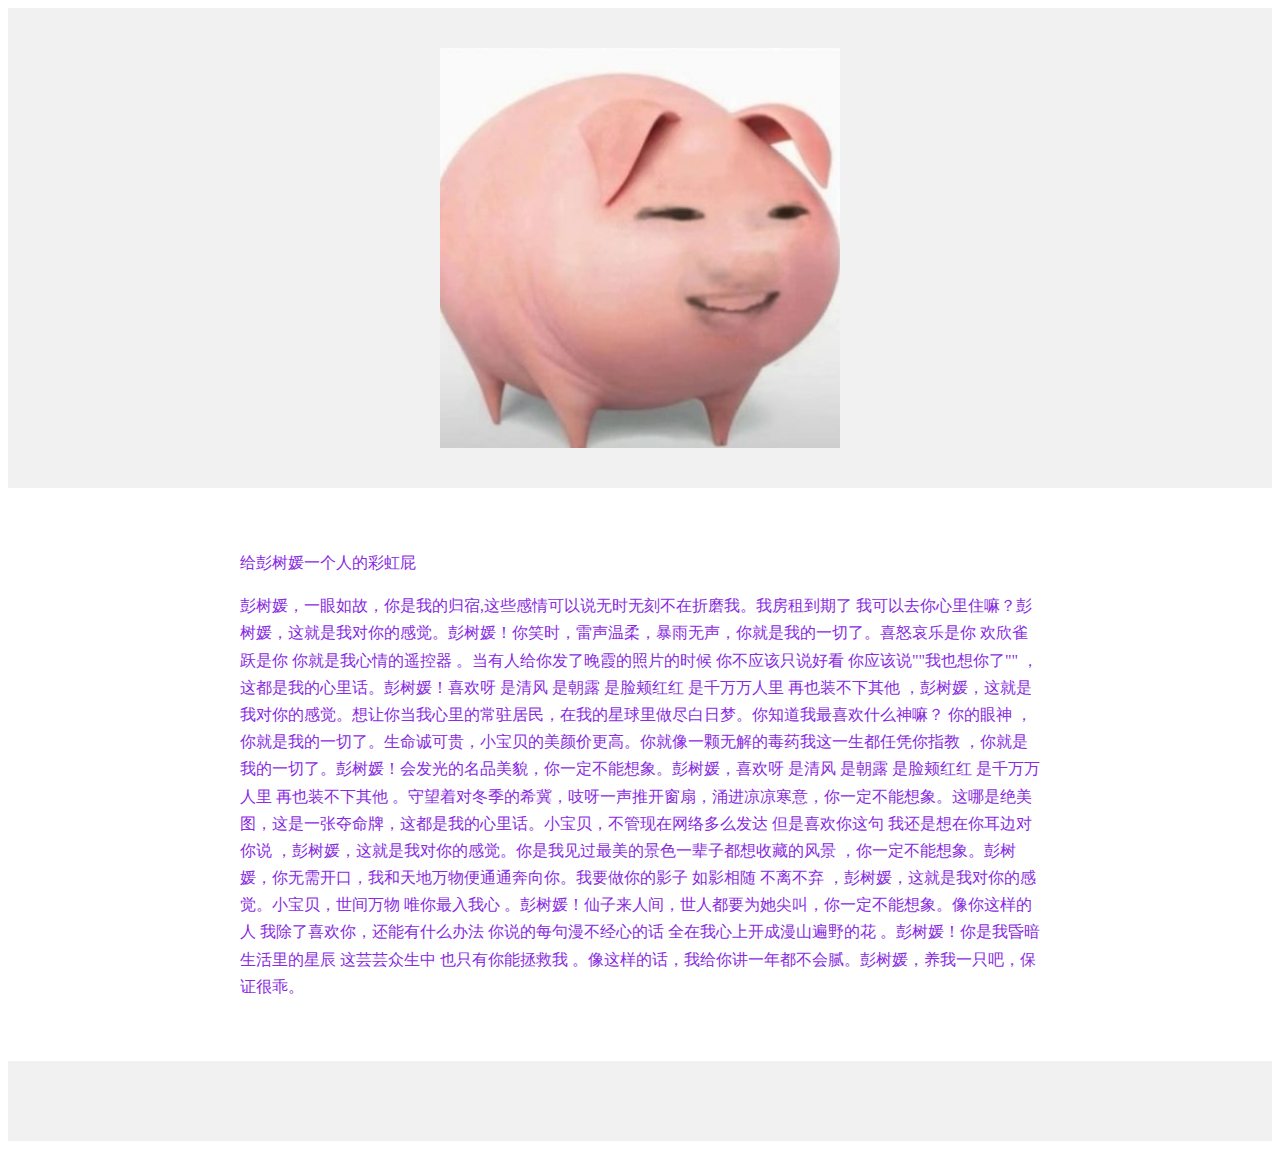
<file: 1.html>
<body>
        <div style="background-color:#f1f1f1;
        text-align:center;
        padding:40px;
        ">
        <img src="1.jpg" alt="小猪一顿饭炫5两" width="400px" height="400px">
        </div>
        <div style="
        max-width: 800px;
        margin: 30px auto;
        padding: 15px;
        color: blueviolet;
        line-height: 1.7
        ">
        <p>给彭树媛一个人的彩虹屁

        <p>彭树媛，一眼如故，你是我的归宿,这些感情可以说无时无刻不在折磨我。我房租到期了 我可以去你心里住嘛？彭树媛，这就是我对你的感觉。彭树媛！你笑时，雷声温柔，暴雨无声，你就是我的一切了。喜怒哀乐是你 欢欣雀跃是你 你就是我心情的遥控器 。当有人给你发了晚霞的照片的时候 你不应该只说好看 你应该说""我也想你了"" ，这都是我的心里话。彭树媛！喜欢呀 是清风 是朝露 是脸颊红红 是千万万人里 再也装不下其他 ，彭树媛，这就是我对你的感觉。想让你当我心里的常驻居民，在我的星球里做尽白日梦。你知道我最喜欢什么神嘛？ 你的眼神 ，你就是我的一切了。生命诚可贵，小宝贝的美颜价更高。你就像一颗无解的毒药我这一生都任凭你指教 ，你就是我的一切了。彭树媛！会发光的名品美貌，你一定不能想象。彭树媛，喜欢呀 是清风 是朝露 是脸颊红红 是千万万人里 再也装不下其他 。守望着对冬季的希冀，吱呀一声推开窗扇，涌进凉凉寒意，你一定不能想象。这哪是绝美图，这是一张夺命牌，这都是我的心里话。小宝贝，不管现在网络多么发达 但是喜欢你这句 我还是想在你耳边对你说 ，彭树媛，这就是我对你的感觉。你是我见过最美的景色一辈子都想收藏的风景 ，你一定不能想象。彭树媛，你无需开口，我和天地万物便通通奔向你。我要做你的影子 如影相随 不离不弃 ，彭树媛，这就是我对你的感觉。小宝贝，世间万物 唯你最入我心 。彭树媛！仙子来人间，世人都要为她尖叫，你一定不能想象。像你这样的人 我除了喜欢你，还能有什么办法 你说的每句漫不经心的话 全在我心上开成漫山遍野的花 。彭树媛！你是我昏暗生活里的星辰 这芸芸众生中 也只有你能拯救我 。像这样的话，我给你讲一年都不会腻。彭树媛，养我一只吧，保证很乖。
        
        </div>
        
        <div style="background-color:#f1f1f1;
        text-align:center;
        padding:40px;
        font-size: 12px;
        ">
        </div>
</file>
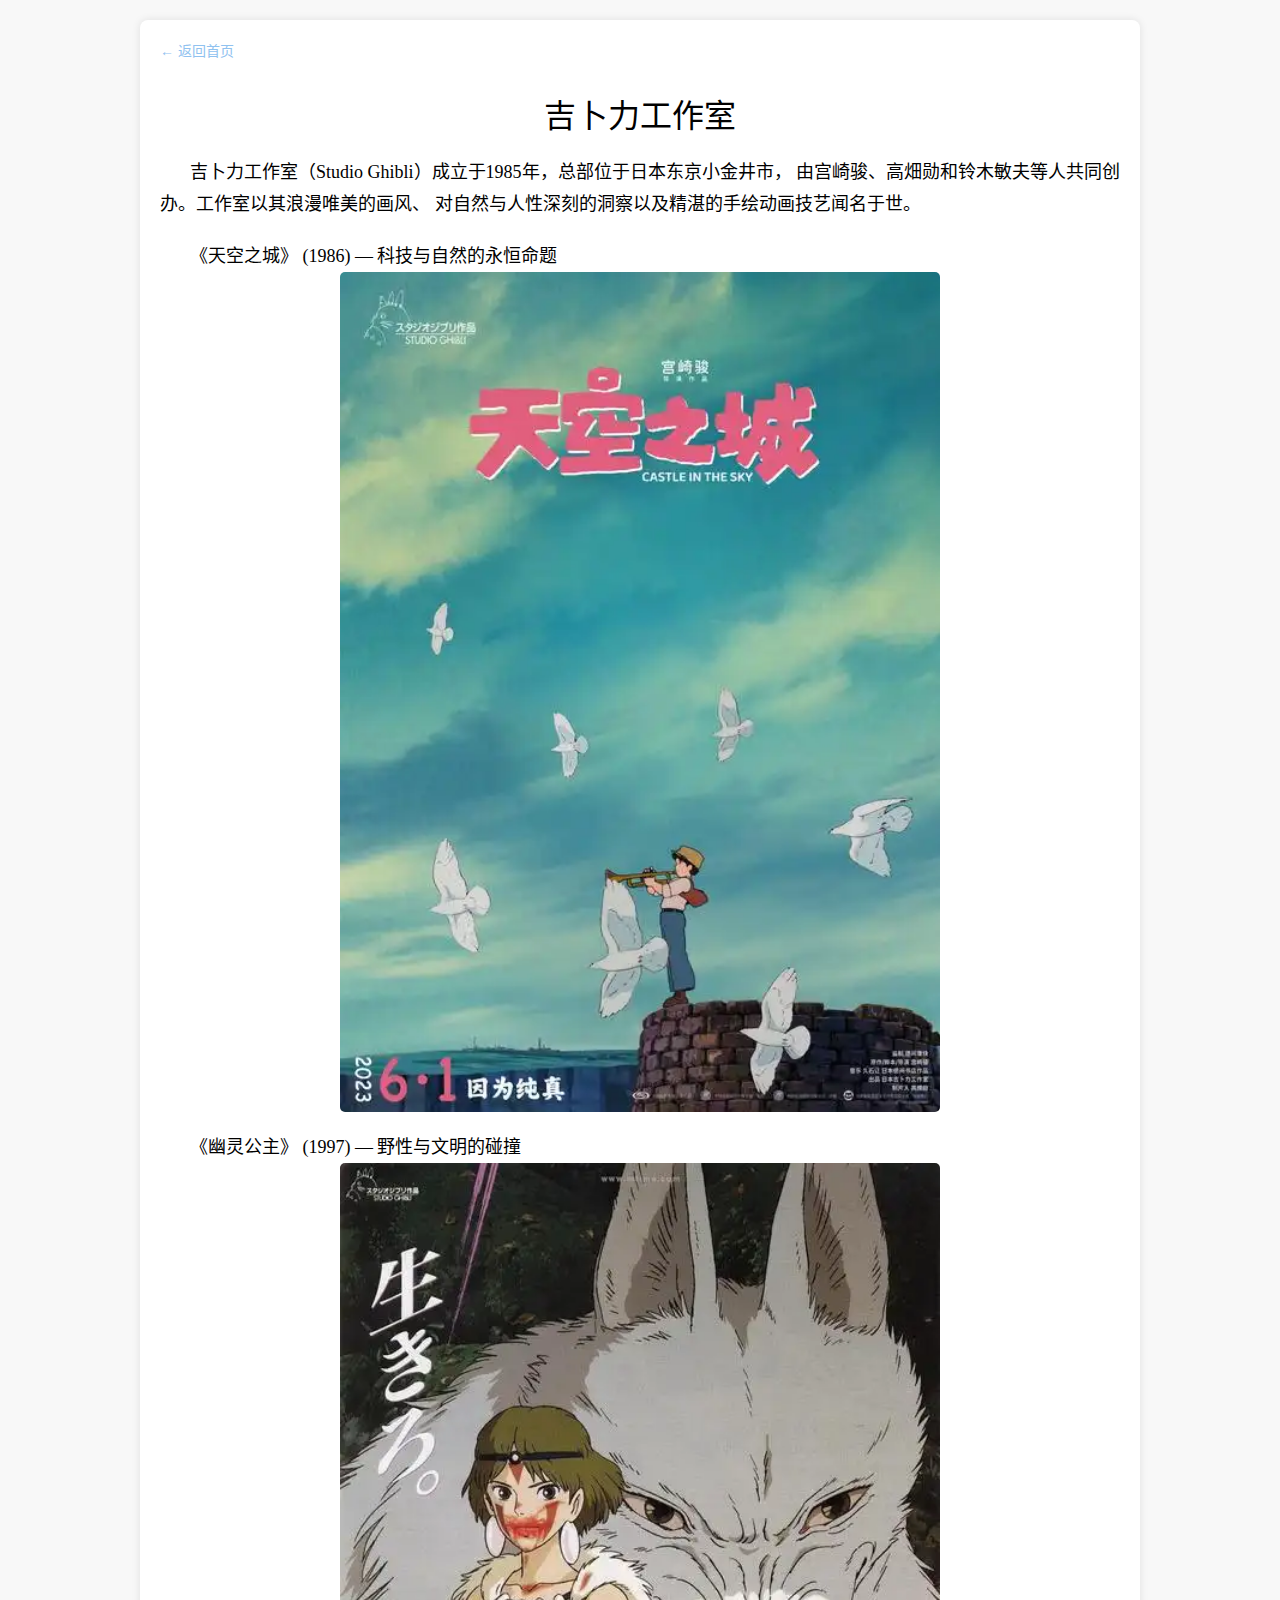
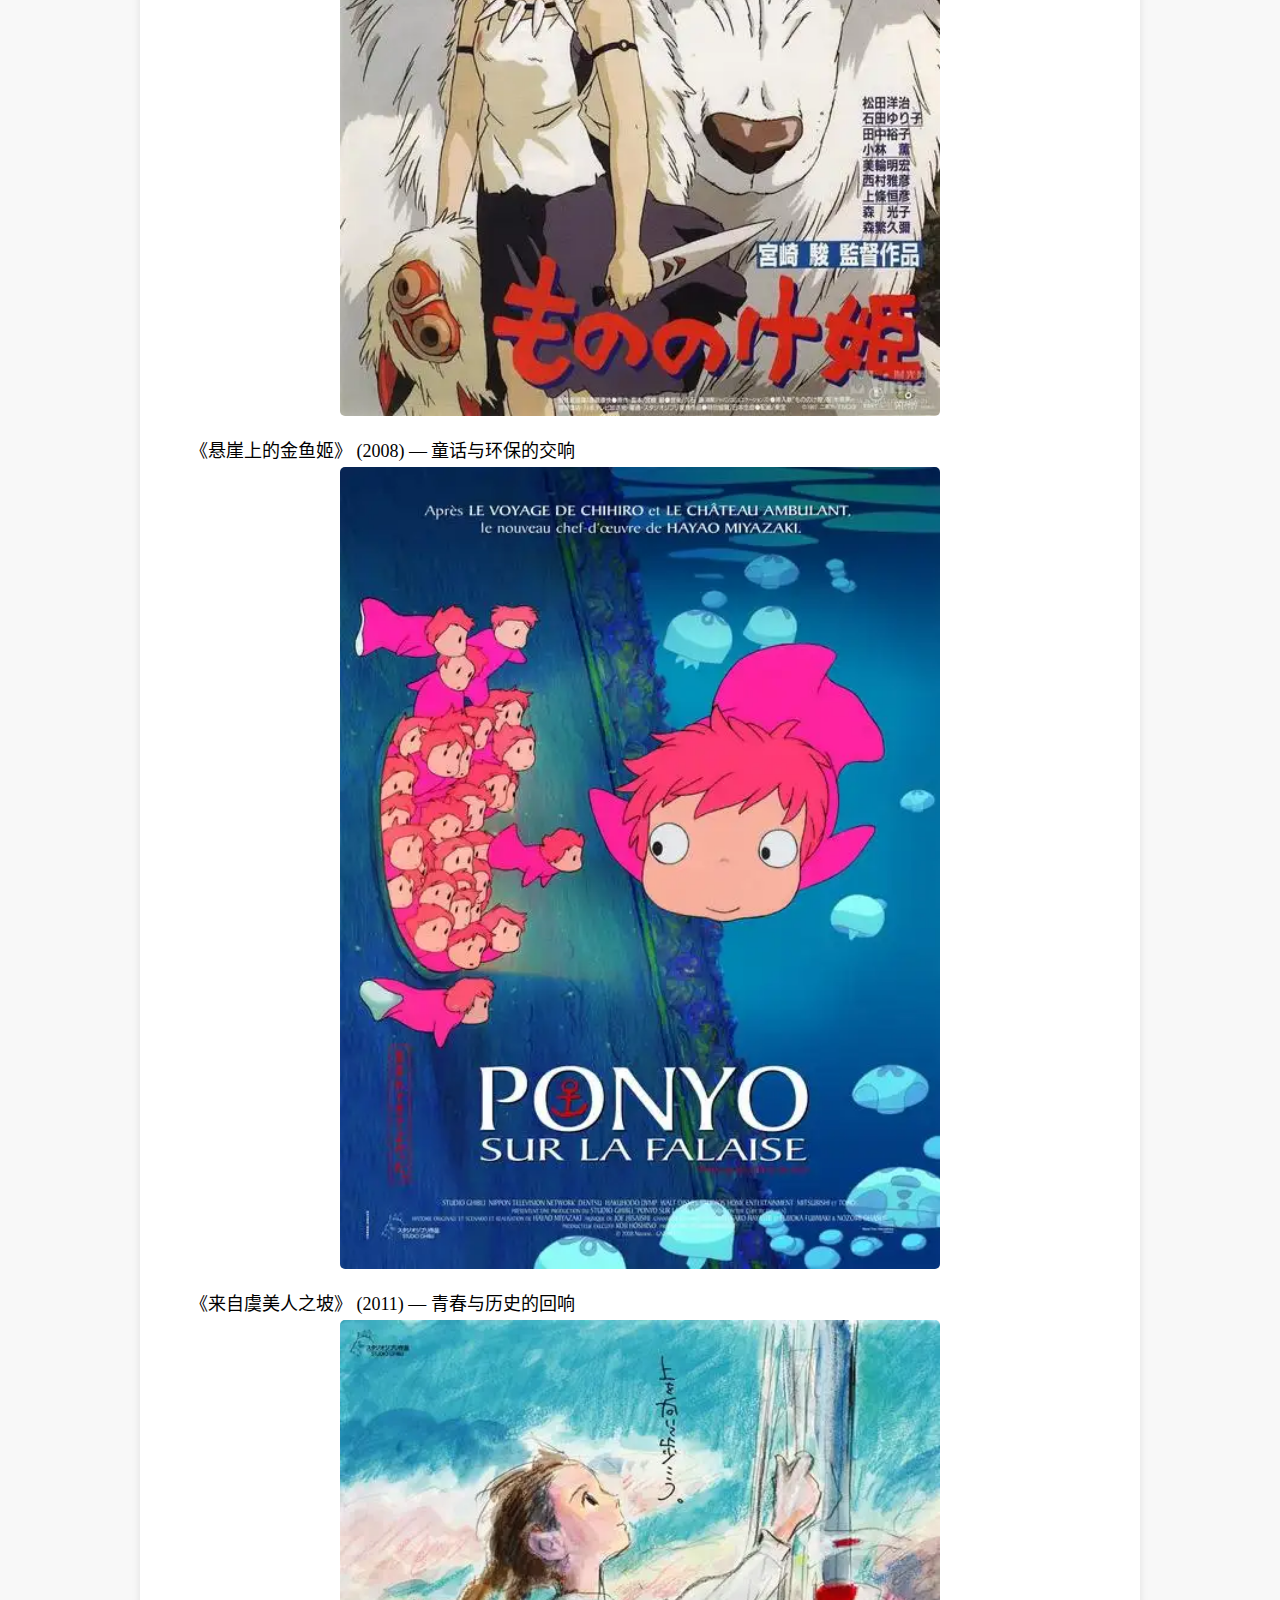
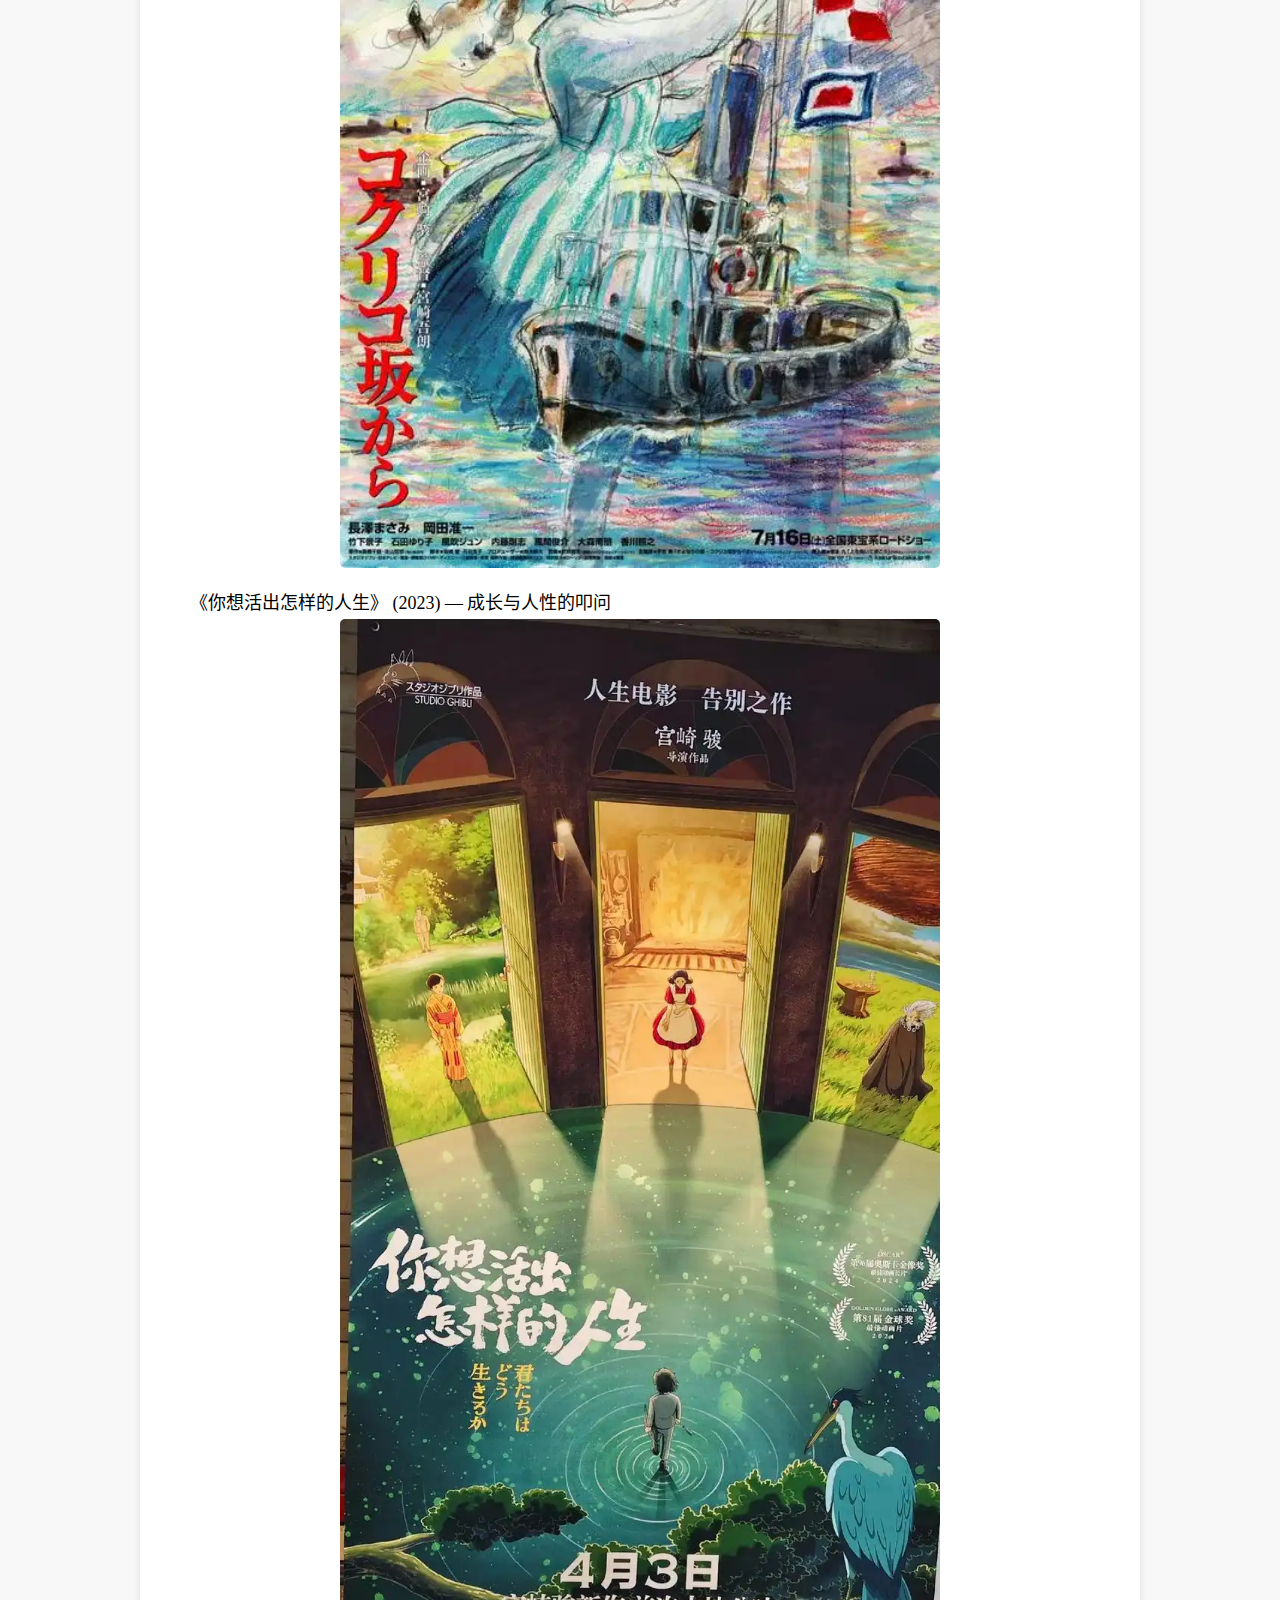
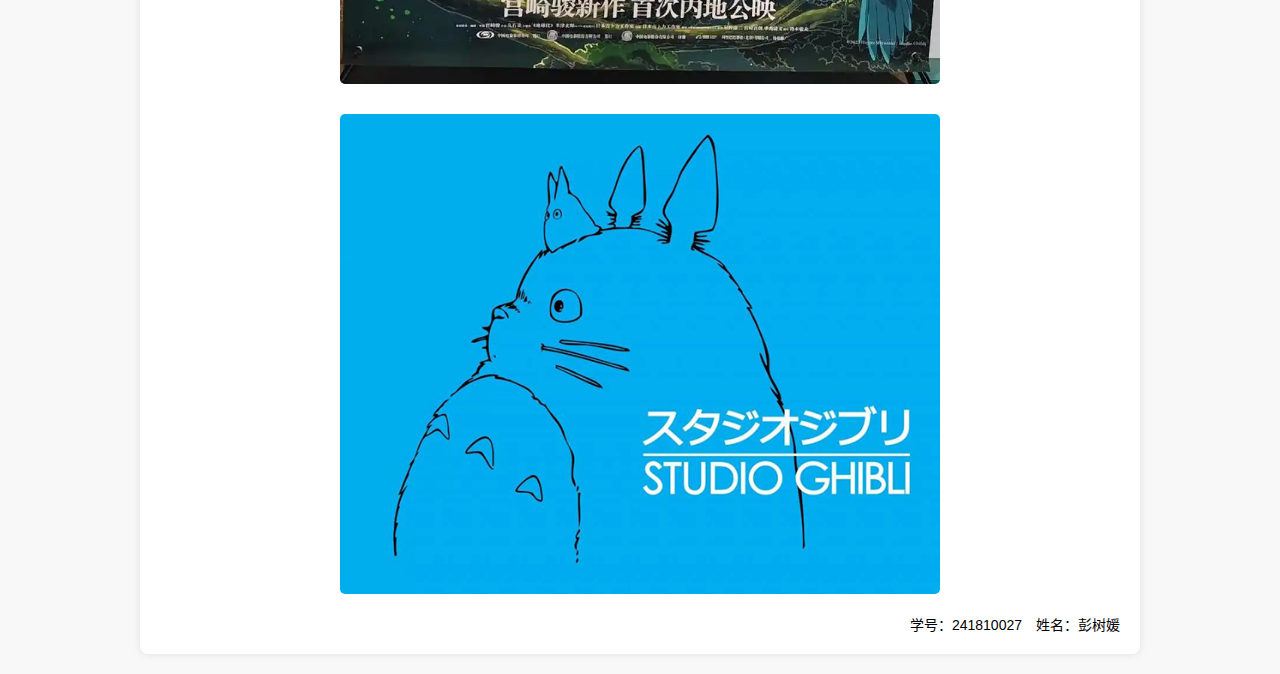
<file: ghibli.html>
<!DOCTYPE html>
<html lang="zh-CN">
<head>
  <meta charset="UTF-8">
  <title>吉卜力工作室</title>
  <link rel="stylesheet" href="style.css">
  <style>
    .page-container {
      width: 960px;
      margin: 20px auto;
      background-color: #ffffff;
      padding: 20px;
      box-shadow: 0 0 8px rgba(0,0,0,0.1);
      border-radius: 8px;
    }
    .back-link a {
      display: inline-block;
      margin-bottom: 10px;
      color: #90c2f0;
      text-decoration: none;
      font-size: 14px;
    }
    .page-title {
      font-size: 32px;
      text-align: center;
      margin: 20px 0;
      font-family: "微软雅黑", sans-serif;
    }
    .studio-info {
      font-family: "楷体", KaiTi, serif;
      font-size: 18px;
      line-height: 1.8;
      text-align: left;
      text-indent: 30px;
      margin-bottom: 20px;
    }
    .works-list {
      list-style: none;
      padding: 0;
      font-family: "楷体", KaiTi, serif;
      font-size: 18px;
      text-align: left;
      text-indent: 30px;
      margin-bottom: 30px;
    }
    .works-list li {
      margin-bottom: 5px;
    }
    .studio-image {
      display: block;
      max-width: 600px;
      width: 100%;
      height: auto;
      margin: 0 auto 20px;
      border-radius: 5px;
    }
    .author-info {
      text-align: right;
      font-size: 14px;
      font-family: "微软雅黑", sans-serif;
    }
  </style>
</head>
<body>
  <div class="page-container">

    <!-- 返回首页 -->
    <div class="back-link">
      <a href="index.html">← 返回首页</a>
    </div>

    <!-- 页面标题 -->
    <div class="page-title">吉卜力工作室</div>

    <!-- 工作室简介 -->
    <div class="studio-info">
      吉卜力工作室（Studio Ghibli）成立于1985年，总部位于日本东京小金井市，
      由宫崎骏、高畑勋和铃木敏夫等人共同创办。工作室以其浪漫唯美的画风、
      对自然与人性深刻的洞察以及精湛的手绘动画技艺闻名于世。
    </div>

    <!-- 代表作品列表 -->
    <ul class="works-list">
      <li>《天空之城》 (1986) — 科技与自然的永恒命题</li>
      <img src="image/u=3085706689,951232245&fm=253&fmt=auto&app=138&f=JPEG.jpg
    " alt="天空之城" class="studio-image">

      <li>《幽灵公主》 (1997) — 野性与文明的碰撞</li>
      <img src="image/u=4265758969,2467089095&fm=253&fmt=auto&app=138&f=JPEG.jpg
    " alt="幽灵公主" class="studio-image">


      <li>《悬崖上的金鱼姬》 (2008) — 童话与环保的交响</li>
      <img src="image/u=3244460653,2349732314&fm=253&fmt=auto&app=138&f=JPEG.jpg
      " alt="悬崖上的金鱼姬" class="studio-image">

      <li>《来自虞美人之坡》 (2011) — 青春与历史的回响</li>
      <img src="image/u=3056161444,395280111&fm=253&fmt=auto&app=138&f=JPEG.jpg
    " alt="来自虞美人之坡" class="studio-image">
      
      <li>《你想活出怎样的人生》 (2023) — 成长与人性的叩问</li>
      <img src="image/u=4249247818,1872273691&fm=253&fmt=auto&app=138&f=JPEG.jpg
      " alt="你想活出怎样的人生" class="studio-image">
  
    </ul>

    <!-- 工作室图片 -->
    <img src="image/115125bbokboj1afvd111a.jpg
    " alt="吉卜力工作室标志" class="studio-image">

    <!-- 学号姓名 -->
    <div class="author-info">
      学号：241810027 姓名：彭树媛
    </div>

  </div>
</body>
</html>
</file>
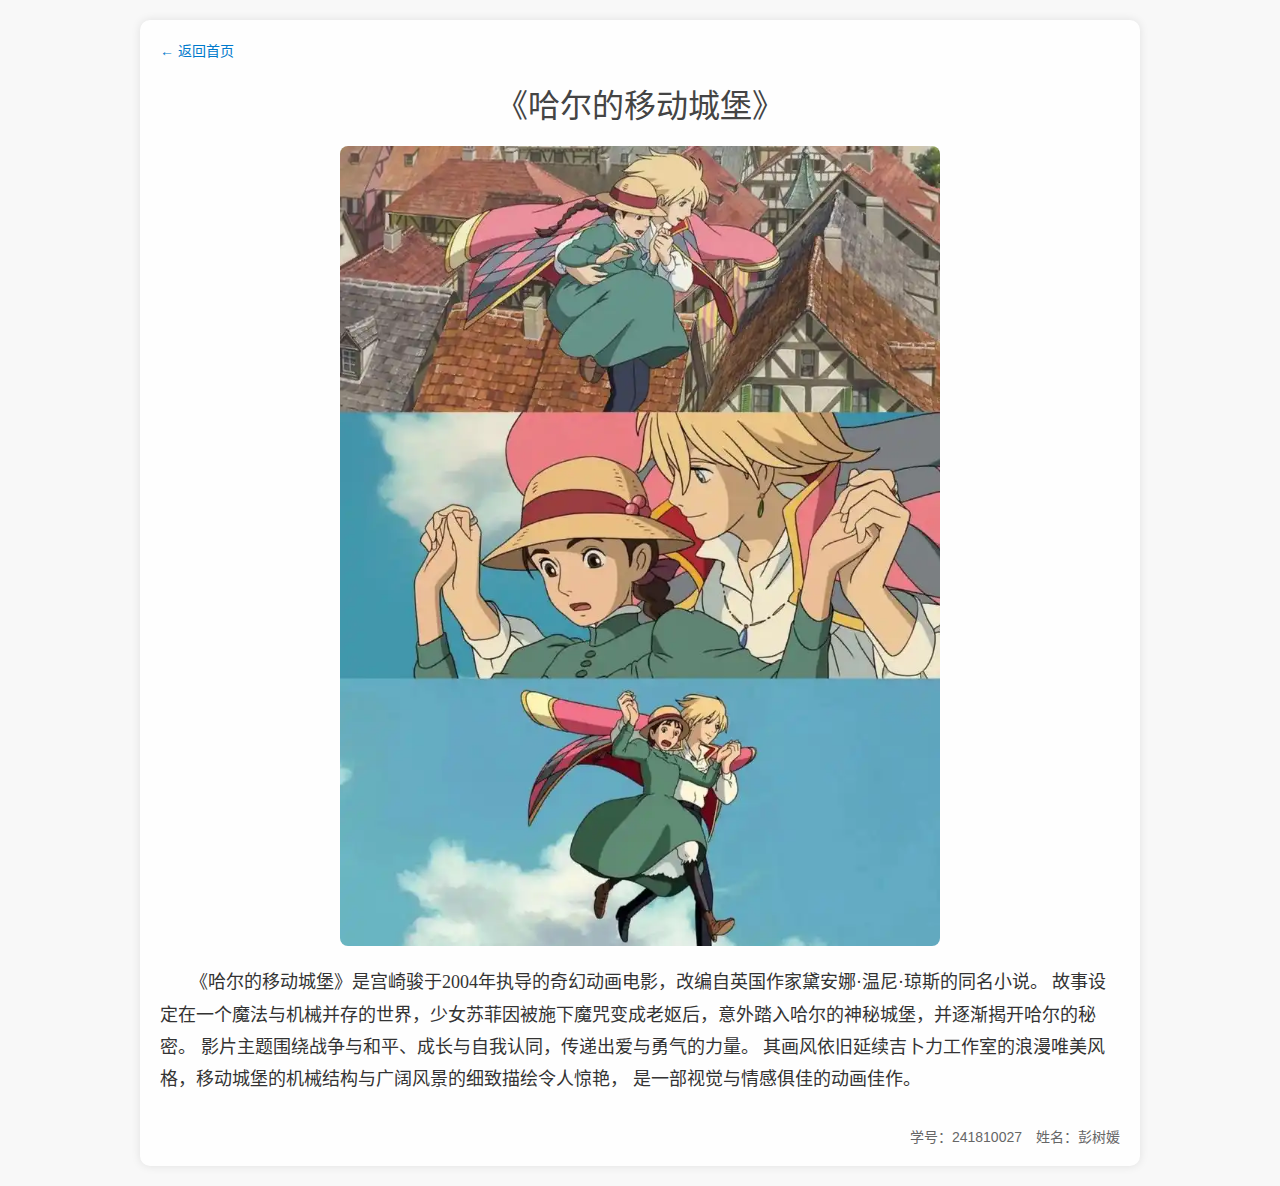
<file: howl.html>
<!DOCTYPE html>
<html lang="zh-CN">
<head>
  <meta charset="UTF-8">
  <title>《哈尔的移动城堡》</title>
  <link rel="stylesheet" href="style.css">
  <style>
    .page-container {
      width: 960px;
      margin: 20px auto;
      background-color: #fefefe;
      padding: 20px;
      box-shadow: 0 0 10px rgba(0,0,0,0.1);
      border-radius: 10px;
    }

    .back-link a {
      color: #007acc;
      text-decoration: none;
      font-size: 14px;
    }

    .page-title {
      font-size: 32px;
      text-align: center;
      margin: 20px 0;
      font-family: "微软雅黑", sans-serif;
      color: #444;
    }

    .page-content {
      display: flex;
      flex-direction: column;
      align-items: center;
    }

    .page-content img {
      max-width: 600px;
      width: 100%;
      height: auto;
      margin-bottom: 20px;
      border-radius: 8px;
    }

    .page-text {
      font-family: "楷体", KaiTi, serif;
      font-size: 18px;
      text-align: left;
      vertical-align: middle;
      text-indent: 30px;
      line-height: 1.8;
      color: #333;
    }

    .author-info {
      text-align: right;
      font-size: 14px;
      margin-top: 30px;
      font-family: "微软雅黑", sans-serif;
      color: #666;
    }
  </style>
</head>
<body>
  <div class="page-container">

    <!-- 返回首页链接 -->
    <div class="back-link">
      <a href="index.html">← 返回首页</a>
    </div>

    <!-- 页面标题 -->
    <div class="page-title">《哈尔的移动城堡》</div>

    <!-- 内容区 -->
    <div class="page-content">
      <img src="image/u=1581330662,4256513549&fm=253&fmt=auto.webp" alt="哈尔的移动城堡海报">

      <div class="page-text">
        《哈尔的移动城堡》是宫崎骏于2004年执导的奇幻动画电影，改编自英国作家黛安娜·温尼·琼斯的同名小说。
        故事设定在一个魔法与机械并存的世界，少女苏菲因被施下魔咒变成老妪后，意外踏入哈尔的神秘城堡，并逐渐揭开哈尔的秘密。
        影片主题围绕战争与和平、成长与自我认同，传递出爱与勇气的力量。
        其画风依旧延续吉卜力工作室的浪漫唯美风格，移动城堡的机械结构与广阔风景的细致描绘令人惊艳，
        是一部视觉与情感俱佳的动画佳作。
      </div>
    </div>

    <!-- 学号姓名 -->
    <div class="author-info">
      学号：241810027 姓名：彭树媛
    </div>

  </div>
</body>
</html>
</file>
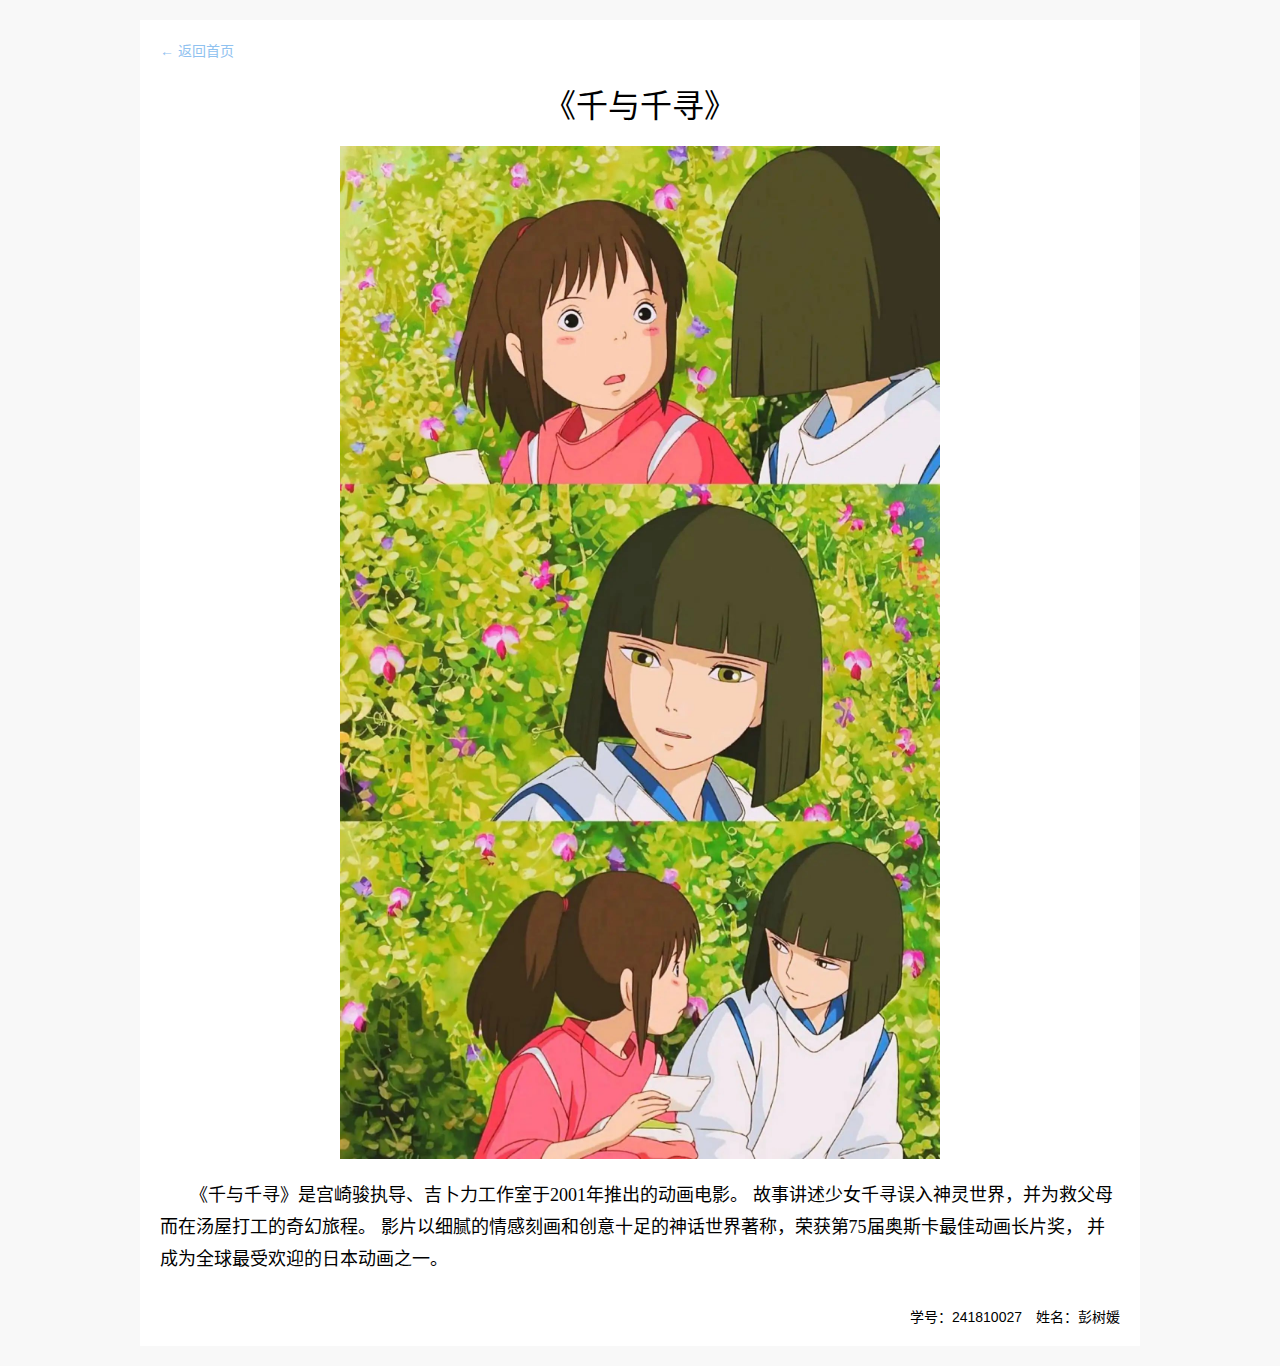
<file: spirited.html>
<!DOCTYPE html>
<html lang="zh-CN">  <!-- 定义文档类型与语言 :contentReference[oaicite:0]{index=0} -->
<head>
  <meta charset="UTF-8">
  <title>《千与千寻》介绍</title>
  <link rel="stylesheet" href="style.css">  <!-- 引入外部 CSS :contentReference[oaicite:1]{index=1} -->
  <style>
    /* 本页专属样式，可合并到 style.css 中 */
    .page-container {
      width: 960px;
      margin: 20px auto;
      background-color: #fff;
      padding: 20px;
    }
    .back-link a {
      color: #90c2f0;
      text-decoration: none;
      font-size: 14px;
    }
    .page-title {
      font-size: 32px;
      text-align: center;
      margin: 20px 0;
      font-family: "微软雅黑", sans-serif;
    }
    .page-content {
      display: flex;              /* Flex 排列 :contentReference[oaicite:2]{index=2} */
      flex-direction: column;     /* 垂直方向堆叠 :contentReference[oaicite:3]{index=3} */
      align-items: center;        /* 水平居中 :contentReference[oaicite:4]{index=4} */
      min-height: 300px;
    }
    .page-content img {
      max-width: 600px;           /* 限制最大宽度 :contentReference[oaicite:5]{index=5} */
      width: 100%;
      height: auto;               /* 保持纵横比 :contentReference[oaicite:6]{index=6} */
      margin-bottom: 20px;
    }
    .page-text {
      font-family: "楷体", KaiTi, serif;
      font-size: 18px;
      text-align: left;
      vertical-align: middle;     /* 虚拟垂直居中描述 :contentReference[oaicite:7]{index=7} */
      text-indent: 30px;
      line-height: 1.8;
    }
    .author-info {
      text-align: right;
      font-size: 14px;
      margin-top: 30px;
      font-family: "微软雅黑", sans-serif;
    }
  </style>
</head>
<body>
  <div class="page-container">

    <!-- 返回首页链接 -->
    <div class="back-link">
      <a href="index.html">← 返回首页</a>  <!-- 使用 <a> 创建超链接 :contentReference[oaicite:8]{index=8} -->
    </div>

    <!-- 页面标题 -->
    <div class="page-title">《千与千寻》</div>

    <!-- 主题图片和正文 -->
    <div class="page-content">
      <img src="image/QQ图片20250420193037.jpg" alt="《千与千寻》海报">  <!-- 使用相对路径引用图片 :contentReference[oaicite:9]{index=9} -->
      <div class="page-text">
        《千与千寻》是宫崎骏执导、吉卜力工作室于2001年推出的动画电影。
        故事讲述少女千寻误入神灵世界，并为救父母而在汤屋打工的奇幻旅程。
        影片以细腻的情感刻画和创意十足的神话世界著称，荣获第75届奥斯卡最佳动画长片奖，
        并成为全球最受欢迎的日本动画之一。
      </div>
    </div>

    <!-- 学号和姓名 -->
    <div class="author-info">
      学号：241810027 姓名：彭树媛
    </div>

  </div>
</body>
</html>
</file>
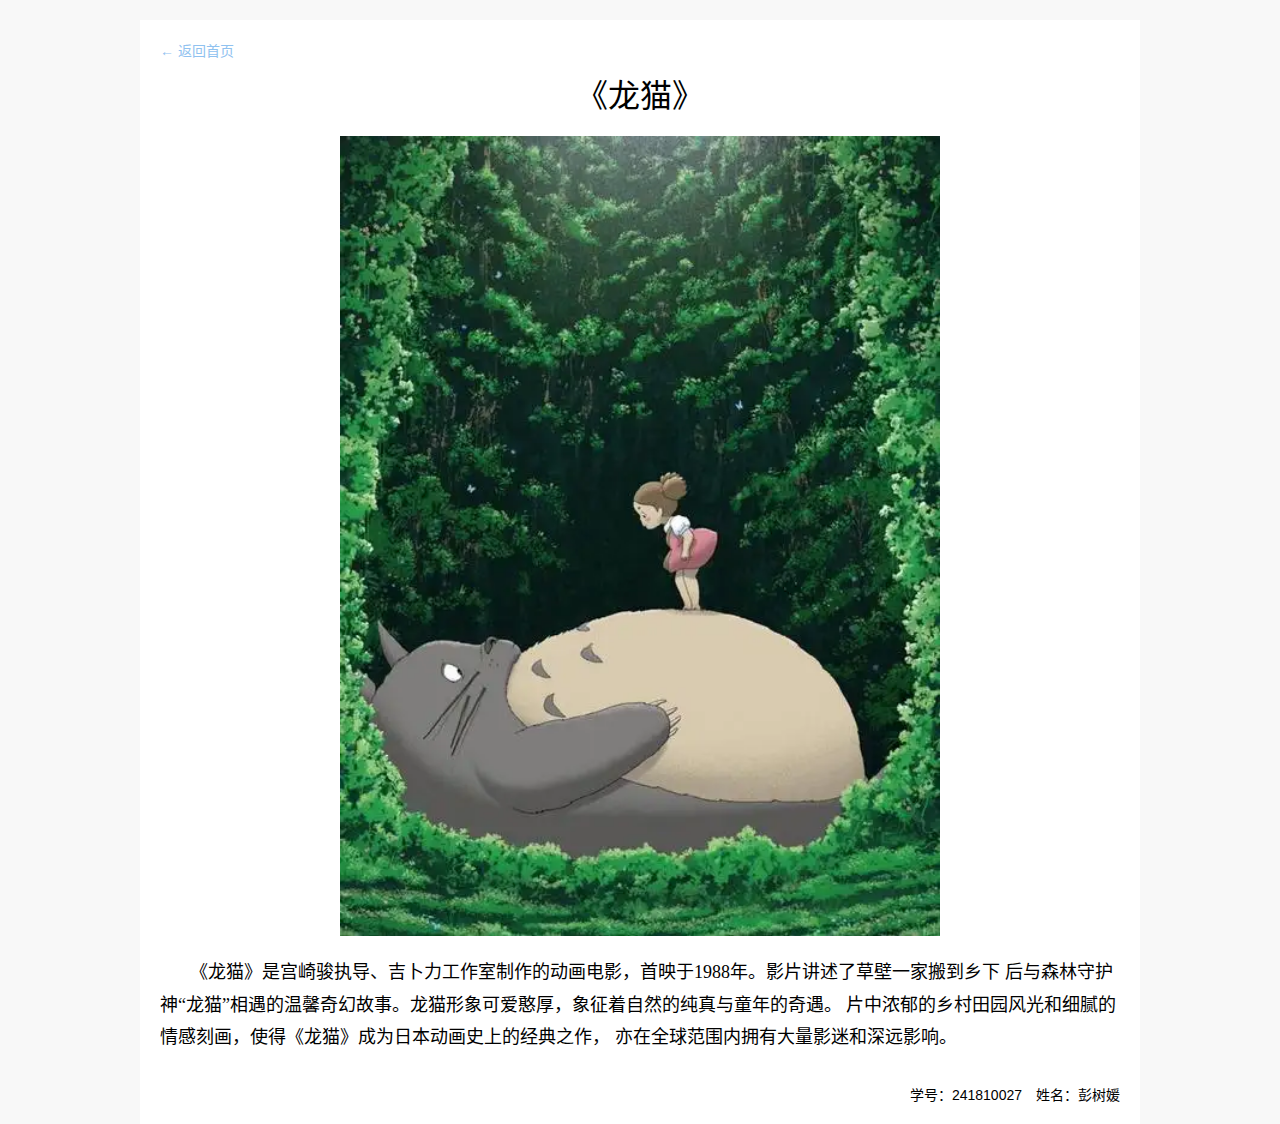
<file: totoro.html>
<!DOCTYPE html>
<html lang="zh-CN">
<head>
  <meta charset="UTF-8">
  <title>《龙猫》介绍</title>
  <link rel="stylesheet" href="style.css">
  <style>
    /* 如果希望把专属样式放在外部，可直接写到 style.css 里 */
    .page-container {
      width: 960px;
      margin: 0 auto;
      padding: 20px;
      background-color: #ffffff;
      margin-top: 20px;
    }
    .page-title {
      font-size: 32px;
      text-align: center;
      margin-bottom: 20px;
      font-family: "微软雅黑", sans-serif;
    }
    .page-content {
      /* 简易的 AP Div 风格布局 */
      position: relative;
      min-height: 300px;
    }
    .page-image {
      width: 100%;
      max-width: 600px;
      display: block;
      margin: 0 auto 20px;
    }
    .page-text {
      font-family: "楷体", KaiTi, serif;
      font-size: 18px;
      text-align: left;
      vertical-align: middle;
      text-indent: 30px;
      line-height: 1.8;
      margin-bottom: 30px;
    }
    .author-info {
      font-size: 14px;
      text-align: right;
      font-family: "微软雅黑", sans-serif;
    }
    .back-link {
      margin-bottom: 10px;
    }
    .back-link a {
      text-decoration: none;
      color: #90c2f0;
      font-size: 14px;
    }
    .back-link a:hover {
      text-decoration: underline;
    }
  </style>
</head>
<body>
  <div class="page-container">

    <!-- 返回首页链接 -->
    <div class="back-link">
      <a href="index.html">← 返回首页</a>
    </div>

    <!-- 页面标题 -->
    <div class="page-title">《龙猫》</div>

    <!-- 图片 + 正文 -->
    <div class="page-content">
      <img src="image/u=2006310899,1959354056&fm=253&fmt=auto&app=120&f=JPEG.jpg" alt="龙猫角色图" class="page-image" />

      <div class="page-text">
        《龙猫》是宫崎骏执导、吉卜力工作室制作的动画电影，首映于1988年。影片讲述了草壁一家搬到乡下
        后与森林守护神“龙猫”相遇的温馨奇幻故事。龙猫形象可爱憨厚，象征着自然的纯真与童年的奇遇。
        片中浓郁的乡村田园风光和细腻的情感刻画，使得《龙猫》成为日本动画史上的经典之作，
        亦在全球范围内拥有大量影迷和深远影响。
      </div>
    </div>

    <!-- 学号姓名 -->
    <div class="author-info">
      学号：241810027 姓名：彭树媛
    </div>

  </div>
</body>
</html>
</file>
<file: style.css>
body {
    font-family: "微软雅黑", sans-serif;
    margin: 0;
    padding: 0;
    background-color: #f8f8f8;
  }
  
  .container {
    width: 960px;
    margin: 0 auto;
  }
  
  .banner img {
    width: 100%;
    height: auto;
    display: block;
  }
  
  .nav {
    display: flex;
    justify-content: space-around;
    background-color: #90c2f0;
    padding: 10px;
  }
  
  .nav a {
    color: white;
    text-decoration: none;
    font-weight: bold;
    font-size: 18px;
  }
  
  .nav a:hover {
    text-decoration: underline;
  }
  
  .content {
    font-family: "楷体", KaiTi, serif;
    font-size: 18px;
    text-align: left;
    vertical-align: middle;
    text-indent: 30px;
    padding: 30px;
    background-color: #ffffff;
    margin-top: 10px;
  }
  
  .footer {
    font-size: 14px;
    padding: 20px;
    text-align: center;
    background-color: #eeeeee;
    margin-top: 10px;
  }
</file>
